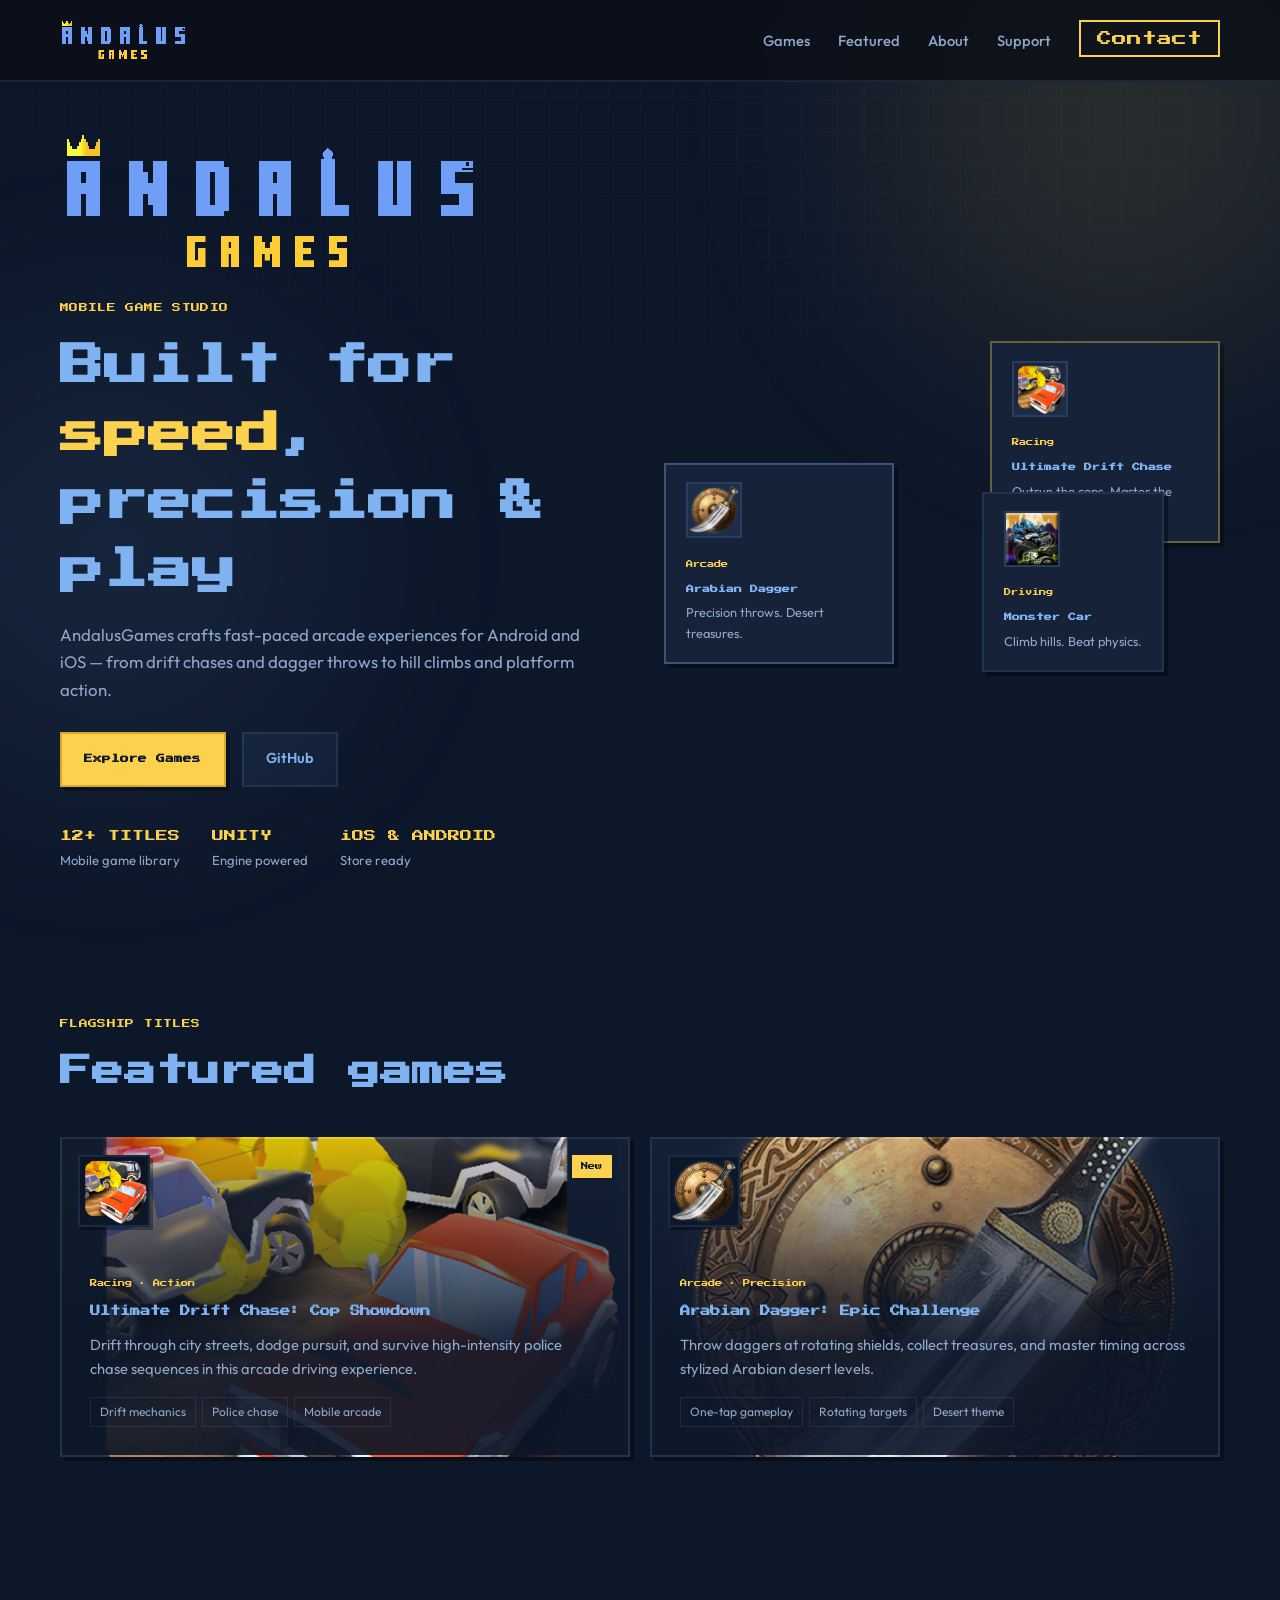
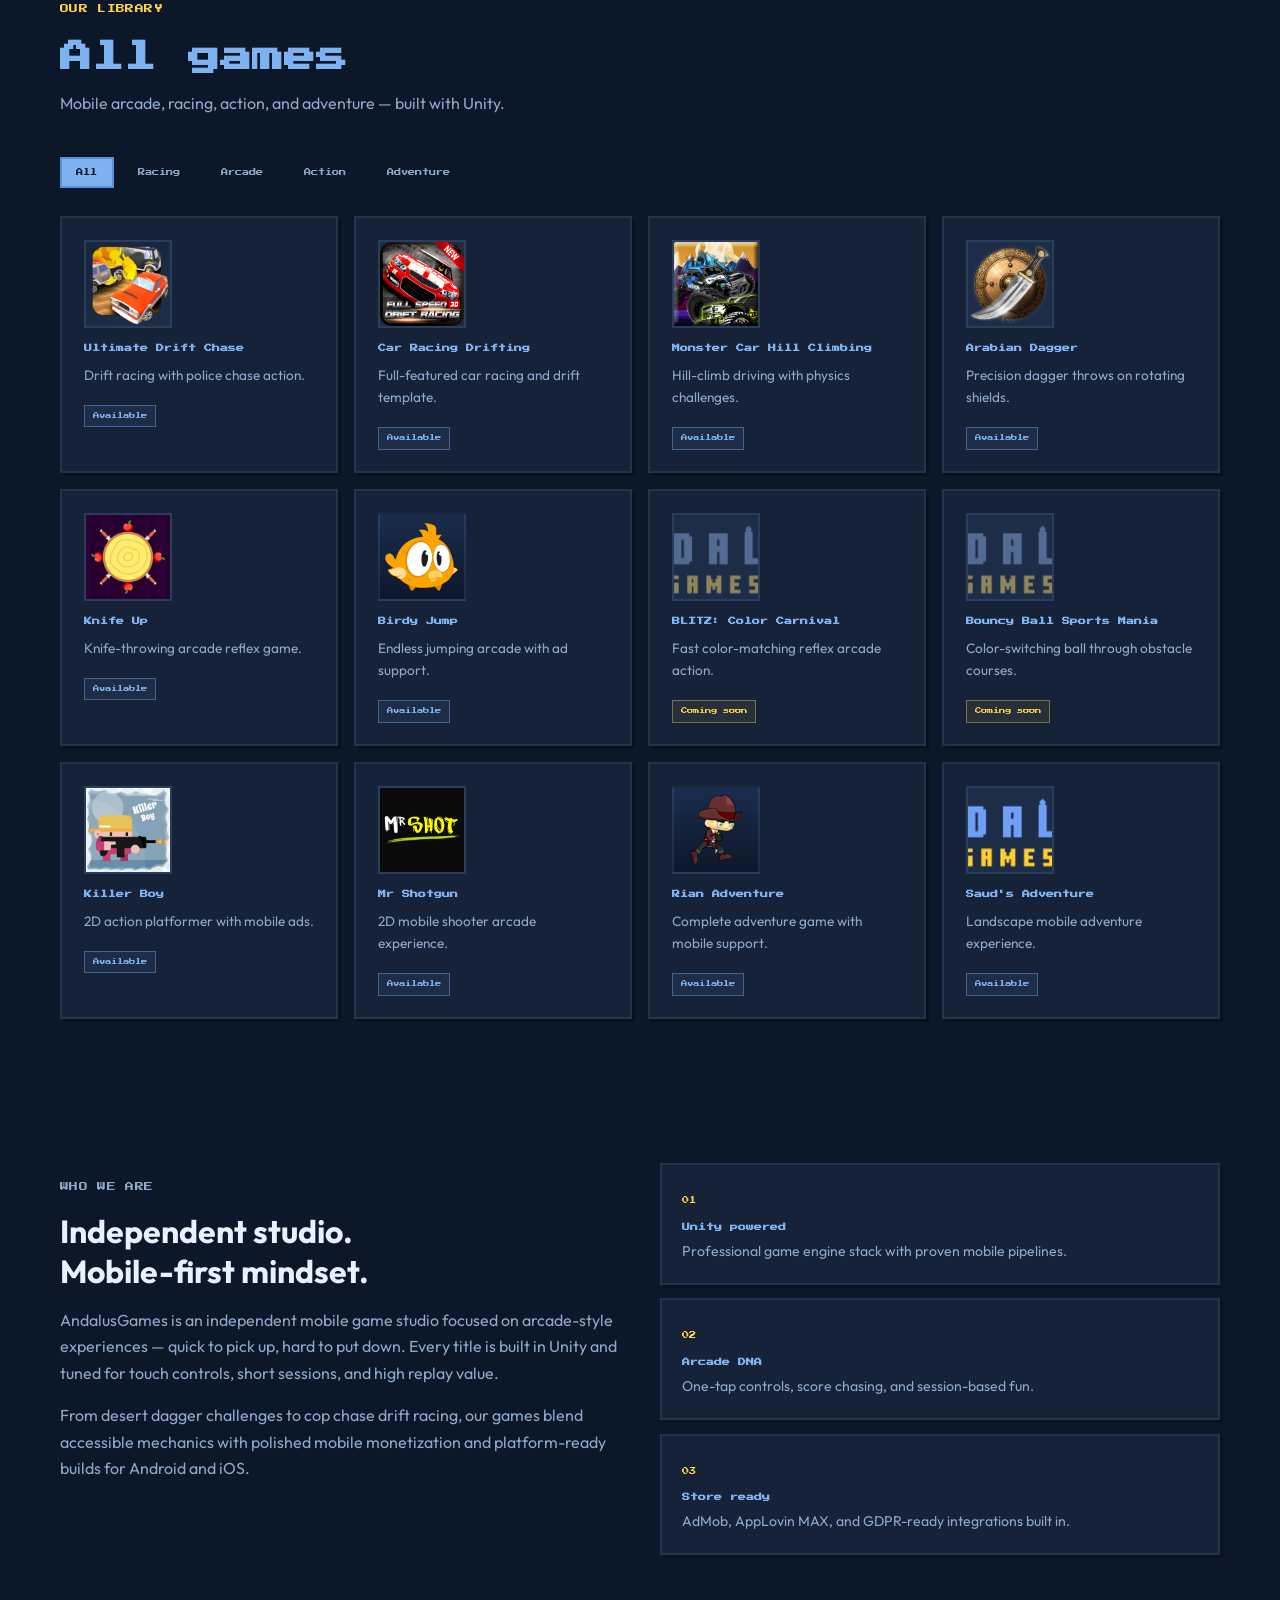
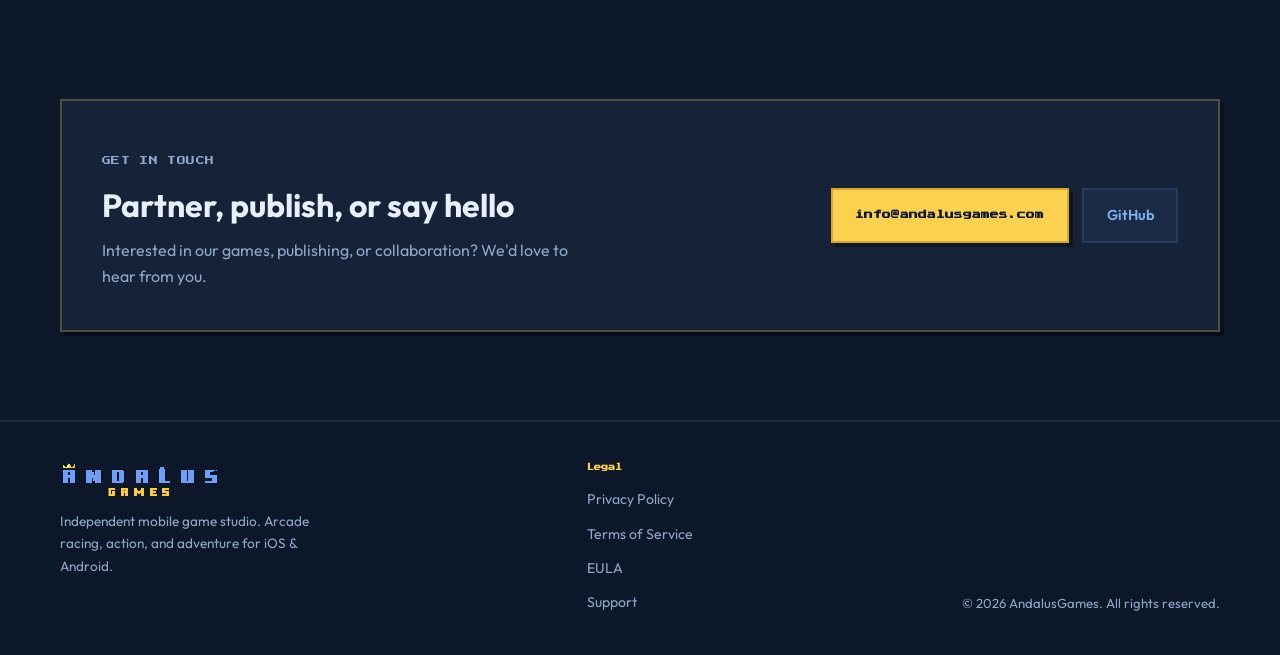
<file: index.html>
<!DOCTYPE html>
<html lang="en">
<head>
  <meta charset="UTF-8" />
  <meta name="viewport" content="width=device-width, initial-scale=1.0" />
  <meta name="description" content="AndalusGames — mobile arcade and action games. Drift racing, Arabian dagger challenges, hill climbing, shooters, and more for Android and iOS." />
  <meta name="theme-color" content="#0d172a" />
  <meta property="og:title" content="AndalusGames — Mobile Game Studio" />
  <meta property="og:description" content="Fast-paced mobile arcade games built with Unity. Play. Drift. Conquer." />
  <meta property="og:url" content="https://andalusgames.com/" />
  <meta property="og:image" content="https://andalusgames.com/assets/logo.png" />
  <meta property="og:type" content="website" />
  <title>AndalusGames — Mobile Game Studio</title>
  <link rel="preconnect" href="https://fonts.googleapis.com" />
  <link rel="preconnect" href="https://fonts.gstatic.com" crossorigin />
  <link href="https://fonts.googleapis.com/css2?family=Outfit:wght@400;500;600;700&family=Press+Start+2P&display=swap" rel="stylesheet" />
  <link rel="stylesheet" href="css/style.css?v=2" />
  <link rel="icon" type="image/png" href="assets/favicon-32.png" />
  <link rel="apple-touch-icon" href="assets/apple-touch-icon.png" />
</head>
<body>
  <div class="bg-grid" aria-hidden="true"></div>
  <div class="bg-glow bg-glow--gold" aria-hidden="true"></div>
  <div class="bg-glow bg-glow--blue" aria-hidden="true"></div>

  <header class="header" id="top">
    <nav class="nav container">
      <a class="logo" href="index.html" aria-label="AndalusGames home">
        <img src="assets/logo.png" alt="AndalusGames" width="200" height="70" />
      </a>
      <button class="nav__toggle" id="navToggle" aria-label="Open menu" aria-expanded="false">
        <span></span><span></span><span></span>
      </button>
      <ul class="nav__links" id="navLinks">
        <li><a href="#games">Games</a></li>
        <li><a href="#featured">Featured</a></li>
        <li><a href="#about">About</a></li>
        <li><a href="support.html">Support</a></li>
        <li><a href="#contact" class="nav__cta">Contact</a></li>
      </ul>
    </nav>
  </header>

  <main>
    <section class="hero container">
      <div class="hero__content">
        <img class="hero__logo" src="assets/logo.png" alt="AndalusGames logo" width="420" height="146" />
        <p class="eyebrow">Mobile Game Studio</p>
        <h1>Built for <span class="gradient-text">speed</span>, precision &amp; play</h1>
        <p class="hero__lead">
          AndalusGames crafts fast-paced arcade experiences for Android and iOS —
          from drift chases and dagger throws to hill climbs and platform action.
        </p>
        <div class="hero__actions">
          <a href="#games" class="btn btn--primary">Explore Games</a>
          <a href="https://github.com/AndalusGames" class="btn btn--ghost" target="_blank" rel="noopener noreferrer">GitHub</a>
        </div>
        <dl class="hero__stats">
          <div><dt>12+ TITLES</dt><dd>Mobile game library</dd></div>
          <div><dt>UNITY</dt><dd>Engine powered</dd></div>
          <div><dt>iOS &amp; ANDROID</dt><dd>Store ready</dd></div>
        </dl>
      </div>
      <div class="hero__visual" aria-hidden="true">
        <div class="hero-card hero-card--drift">
          <img src="assets/games/ultimate-drift-chase.png" alt="" class="hero-card__thumb" />
          <span class="hero-card__tag">Racing</span>
          <h3>Ultimate Drift Chase</h3>
          <p>Outrun the cops. Master the drift.</p>
        </div>
        <div class="hero-card hero-card--dagger">
          <img src="assets/games/arabian-dagger.png" alt="" class="hero-card__thumb" />
          <span class="hero-card__tag">Arcade</span>
          <h3>Arabian Dagger</h3>
          <p>Precision throws. Desert treasures.</p>
        </div>
        <div class="hero-card hero-card--hill">
          <img src="assets/games/monster-car-hill-climbing.png" alt="" class="hero-card__thumb" />
          <span class="hero-card__tag">Driving</span>
          <h3>Monster Car</h3>
          <p>Climb hills. Beat physics.</p>
        </div>
      </div>
    </section>

    <section class="featured section" id="featured">
      <div class="container">
        <div class="section__head">
          <p class="eyebrow">Flagship titles</p>
          <h2>Featured games</h2>
        </div>
        <div class="featured__grid">
          <article class="game-card game-card--drift" style="background-image: linear-gradient(180deg, rgba(13,23,42,0.15) 0%, rgba(13,23,42,0.92) 65%), url('assets/banners/ultimate-drift-chase.jpg');">
            <div class="game-card__badge">New</div>
            <img src="assets/games/ultimate-drift-chase.png" alt="Ultimate Drift Chase icon" class="game-card__icon" />
            <div class="game-card__body">
              <span class="game-card__genre">Racing · Action</span>
              <h3>Ultimate Drift Chase: Cop Showdown</h3>
              <p>Drift through city streets, dodge pursuit, and survive high-intensity police chase sequences in this arcade driving experience.</p>
              <ul class="game-card__tags">
                <li>Drift mechanics</li>
                <li>Police chase</li>
                <li>Mobile arcade</li>
              </ul>
            </div>
          </article>
          <article class="game-card game-card--dagger" style="background-image: linear-gradient(180deg, rgba(13,23,42,0.15) 0%, rgba(13,23,42,0.92) 65%), url('assets/banners/arabian-dagger.jpg');">
            <img src="assets/games/arabian-dagger.png" alt="Arabian Dagger icon" class="game-card__icon" />
            <div class="game-card__body">
              <span class="game-card__genre">Arcade · Precision</span>
              <h3>Arabian Dagger: Epic Challenge</h3>
              <p>Throw daggers at rotating shields, collect treasures, and master timing across stylized Arabian desert levels.</p>
              <ul class="game-card__tags">
                <li>One-tap gameplay</li>
                <li>Rotating targets</li>
                <li>Desert theme</li>
              </ul>
            </div>
          </article>
        </div>
      </div>
    </section>

    <section class="games section" id="games">
      <div class="container">
        <div class="section__head">
          <p class="eyebrow">Our library</p>
          <h2>All games</h2>
          <p class="section__sub">Mobile arcade, racing, action, and adventure — built with Unity.</p>
        </div>
        <div class="filter-bar" role="tablist" aria-label="Filter games by genre">
          <button class="filter-btn is-active" data-filter="all" role="tab" aria-selected="true">All</button>
          <button class="filter-btn" data-filter="racing" role="tab">Racing</button>
          <button class="filter-btn" data-filter="arcade" role="tab">Arcade</button>
          <button class="filter-btn" data-filter="action" role="tab">Action</button>
          <button class="filter-btn" data-filter="adventure" role="tab">Adventure</button>
        </div>
        <div class="games__grid" id="gamesGrid">
          <article class="game-tile" data-genre="racing">
            <div class="game-tile__icon"><img src="assets/games/ultimate-drift-chase.png" alt="Ultimate Drift Chase" loading="lazy" /></div>
            <h3>Ultimate Drift Chase</h3>
            <p>Drift racing with police chase action.</p>
            <span class="status status--live">Available</span>
          </article>
          <article class="game-tile" data-genre="racing">
            <div class="game-tile__icon"><img src="assets/games/car-racing-drifting.png" alt="Car Racing Drifting" loading="lazy" /></div>
            <h3>Car Racing Drifting</h3>
            <p>Full-featured car racing and drift template.</p>
            <span class="status status--live">Available</span>
          </article>
          <article class="game-tile" data-genre="racing">
            <div class="game-tile__icon"><img src="assets/games/monster-car-hill-climbing.png" alt="Monster Car Hill Climbing" loading="lazy" /></div>
            <h3>Monster Car Hill Climbing</h3>
            <p>Hill-climb driving with physics challenges.</p>
            <span class="status status--live">Available</span>
          </article>
          <article class="game-tile" data-genre="arcade">
            <div class="game-tile__icon"><img src="assets/games/arabian-dagger.png" alt="Arabian Dagger" loading="lazy" /></div>
            <h3>Arabian Dagger</h3>
            <p>Precision dagger throws on rotating shields.</p>
            <span class="status status--live">Available</span>
          </article>
          <article class="game-tile" data-genre="arcade">
            <div class="game-tile__icon"><img src="assets/games/knife-up.png" alt="Knife Up" loading="lazy" /></div>
            <h3>Knife Up</h3>
            <p>Knife-throwing arcade reflex game.</p>
            <span class="status status--live">Available</span>
          </article>
          <article class="game-tile" data-genre="arcade">
            <div class="game-tile__icon game-tile__icon--character"><img src="assets/games/birdy-jump.png" alt="Birdy Jump" loading="lazy" /></div>
            <h3>Birdy Jump</h3>
            <p>Endless jumping arcade with ad support.</p>
            <span class="status status--live">Available</span>
          </article>
          <article class="game-tile game-tile--soon" data-genre="arcade">
            <div class="game-tile__icon"><img src="assets/games/blitz-color-carnival.png" alt="BLITZ Color Carnival" loading="lazy" /></div>
            <h3>BLITZ: Color Carnival</h3>
            <p>Fast color-matching reflex arcade action.</p>
            <span class="status status--soon">Coming soon</span>
          </article>
          <article class="game-tile game-tile--soon" data-genre="arcade">
            <div class="game-tile__icon"><img src="assets/games/bouncy-ball-sports-mania.png" alt="Bouncy Ball Sports Mania" loading="lazy" /></div>
            <h3>Bouncy Ball Sports Mania</h3>
            <p>Color-switching ball through obstacle courses.</p>
            <span class="status status--soon">Coming soon</span>
          </article>
          <article class="game-tile" data-genre="action">
            <div class="game-tile__icon"><img src="assets/games/killer-boy.png" alt="Killer Boy" loading="lazy" /></div>
            <h3>Killer Boy</h3>
            <p>2D action platformer with mobile ads.</p>
            <span class="status status--live">Available</span>
          </article>
          <article class="game-tile" data-genre="action">
            <div class="game-tile__icon game-tile__icon--wide"><img src="assets/games/mr-shotgun.png" alt="Mr Shotgun" loading="lazy" /></div>
            <h3>Mr Shotgun</h3>
            <p>2D mobile shooter arcade experience.</p>
            <span class="status status--live">Available</span>
          </article>
          <article class="game-tile" data-genre="adventure">
            <div class="game-tile__icon game-tile__icon--character"><img src="assets/games/rian-adventure.png" alt="Rian Adventure" loading="lazy" /></div>
            <h3>Rian Adventure</h3>
            <p>Complete adventure game with mobile support.</p>
            <span class="status status--live">Available</span>
          </article>
          <article class="game-tile" data-genre="adventure">
            <div class="game-tile__icon"><img src="assets/games/sauds-adventure.png" alt="Saud's Adventure" loading="lazy" /></div>
            <h3>Saud's Adventure</h3>
            <p>Landscape mobile adventure experience.</p>
            <span class="status status--live">Available</span>
          </article>
        </div>
      </div>
    </section>

    <section class="about section" id="about">
      <div class="container about__grid">
        <div class="about__text">
          <p class="eyebrow">Who we are</p>
          <h2>Independent studio.<br />Mobile-first mindset.</h2>
          <p>
            AndalusGames is an independent mobile game studio focused on arcade-style experiences —
            quick to pick up, hard to put down. Every title is built in Unity and tuned for touch controls,
            short sessions, and high replay value.
          </p>
          <p>
            From desert dagger challenges to cop chase drift racing, our games blend accessible mechanics
            with polished mobile monetization and platform-ready builds for Android and iOS.
          </p>
        </div>
        <div class="about__cards">
          <div class="about-card">
            <span class="about-card__num">01</span>
            <h3>Unity powered</h3>
            <p>Professional game engine stack with proven mobile pipelines.</p>
          </div>
          <div class="about-card">
            <span class="about-card__num">02</span>
            <h3>Arcade DNA</h3>
            <p>One-tap controls, score chasing, and session-based fun.</p>
          </div>
          <div class="about-card">
            <span class="about-card__num">03</span>
            <h3>Store ready</h3>
            <p>AdMob, AppLovin MAX, and GDPR-ready integrations built in.</p>
          </div>
        </div>
      </div>
    </section>

    <section class="cta section" id="contact">
      <div class="container cta__box">
        <div>
          <p class="eyebrow">Get in touch</p>
          <h2>Partner, publish, or say hello</h2>
          <p>Interested in our games, publishing, or collaboration? We'd love to hear from you.</p>
        </div>
        <div class="cta__actions">
          <a href="mailto:info@andalusgames.com" class="btn btn--primary">info@andalusgames.com</a>
          <a href="https://github.com/AndalusGames" class="btn btn--ghost" target="_blank" rel="noopener noreferrer">GitHub</a>
        </div>
      </div>
    </section>
  </main>

  <footer class="footer">
    <div class="container footer__inner">
      <div class="footer__brand">
        <a href="index.html"><img src="assets/logo.png" alt="AndalusGames" width="160" height="56" /></a>
        <p>Independent mobile game studio. Arcade racing, action, and adventure for iOS &amp; Android.</p>
      </div>
      <div class="footer__legal">
        <h4>Legal</h4>
        <ul>
          <li><a href="privacy-policy.html">Privacy Policy</a></li>
          <li><a href="terms-of-service.html">Terms of Service</a></li>
          <li><a href="eula.html">EULA</a></li>
          <li><a href="support.html">Support</a></li>
        </ul>
      </div>
      <p class="footer__copy">&copy; <span id="year"></span> AndalusGames. All rights reserved.</p>
    </div>
  </footer>

  <script src="js/main.js?v=2"></script>
</body>
</html>
</file>
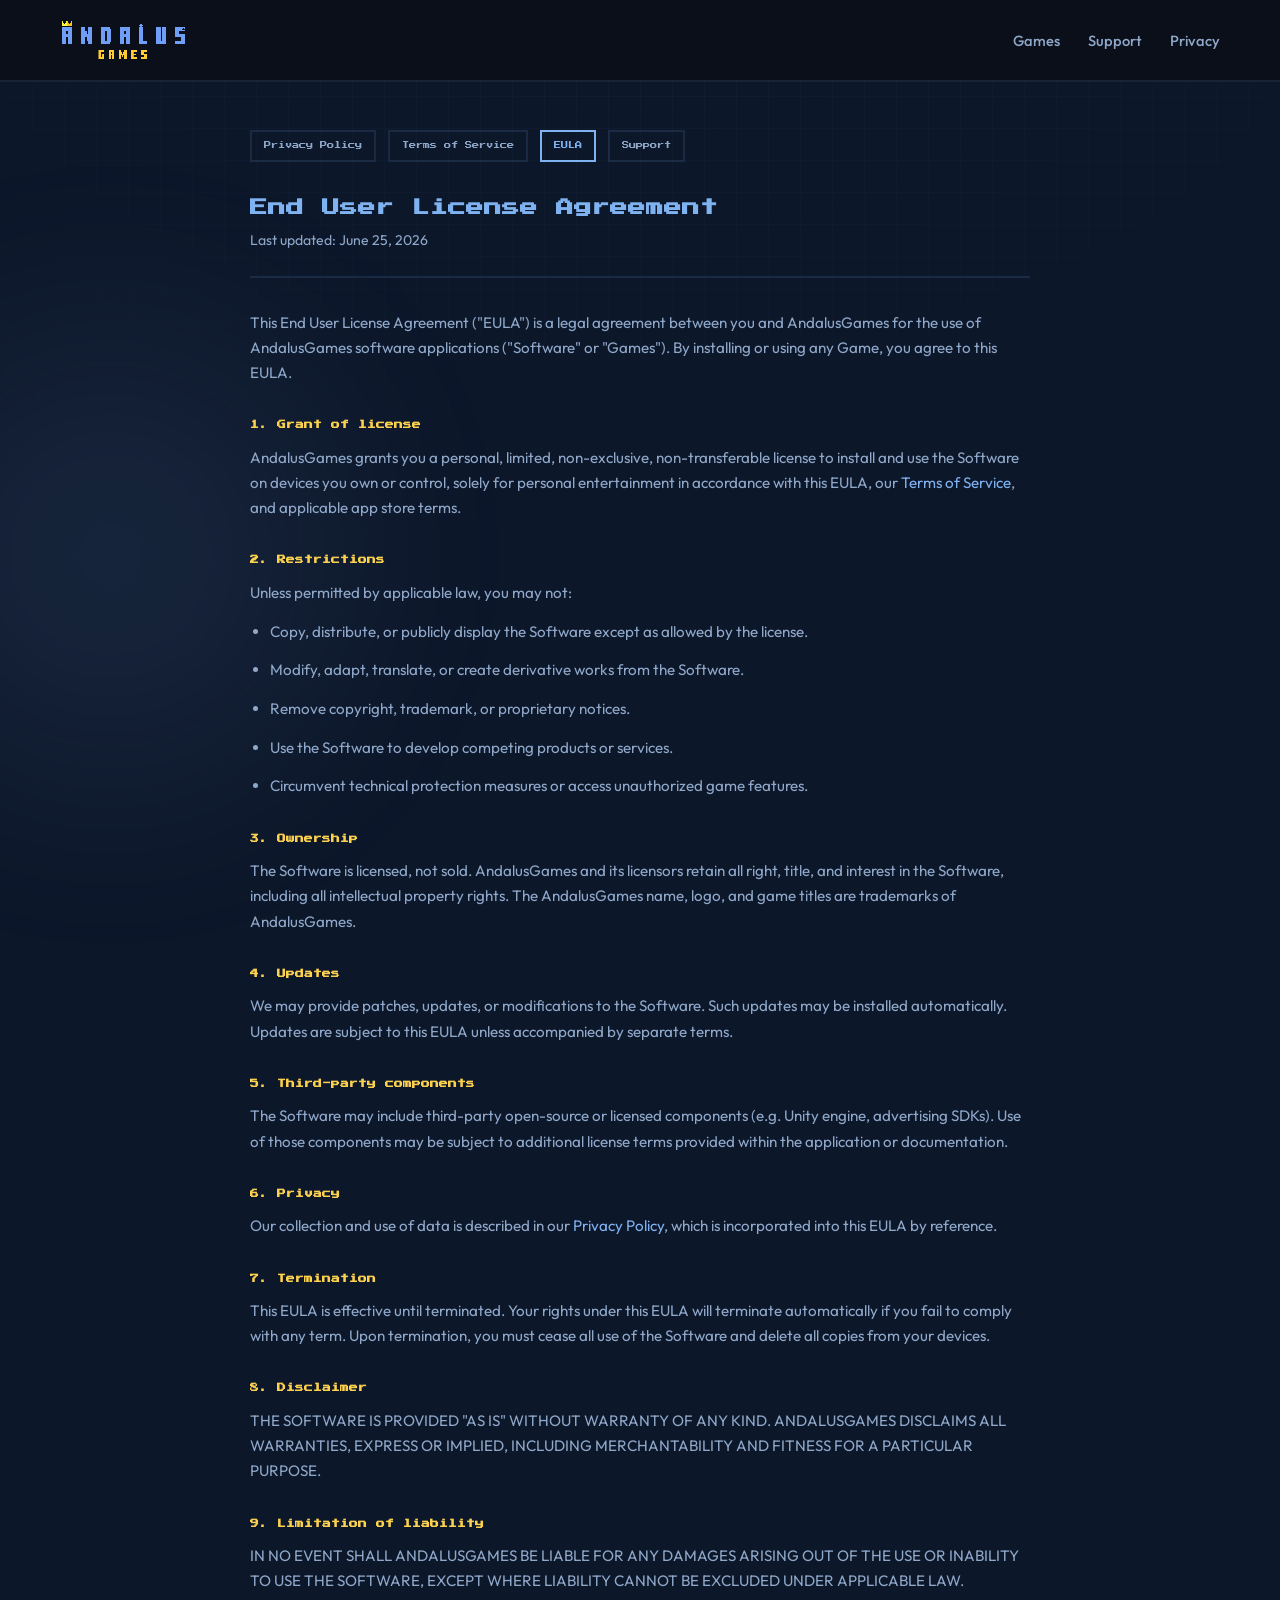
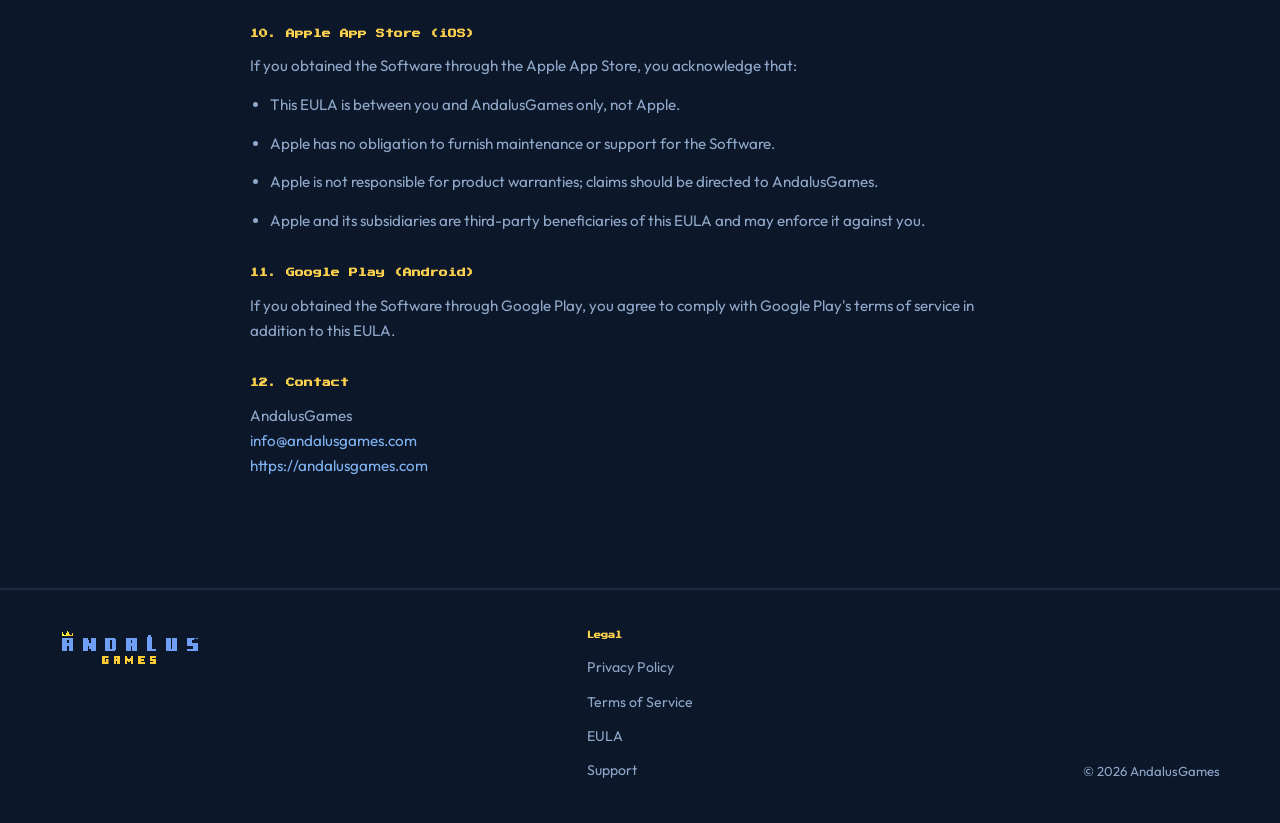
<file: eula.html>
<!DOCTYPE html>
<html lang="en">
<head>
  <meta charset="UTF-8" />
  <meta name="viewport" content="width=device-width, initial-scale=1.0" />
  <meta name="description" content="AndalusGames End User License Agreement (EULA) for mobile games." />
  <meta name="theme-color" content="#0d172a" />
  <title>EULA — AndalusGames</title>
  <link rel="preconnect" href="https://fonts.googleapis.com" />
  <link rel="preconnect" href="https://fonts.gstatic.com" crossorigin />
  <link href="https://fonts.googleapis.com/css2?family=Outfit:wght@400;500;600;700&family=Press+Start+2P&display=swap" rel="stylesheet" />
  <link rel="stylesheet" href="css/style.css?v=2" />
  <link rel="icon" type="image/png" href="assets/favicon-32.png" />
</head>
<body>
  <div class="bg-grid" aria-hidden="true"></div>
  <div class="bg-glow bg-glow--blue" aria-hidden="true"></div>

  <header class="header">
    <nav class="nav container">
      <a class="logo" href="index.html"><img src="assets/logo.png" alt="AndalusGames" width="180" height="63" /></a>
      <button class="nav__toggle" id="navToggle" aria-label="Open menu" aria-expanded="false"><span></span><span></span><span></span></button>
      <ul class="nav__links" id="navLinks">
        <li><a href="index.html#games">Games</a></li>
        <li><a href="support.html">Support</a></li>
        <li><a href="privacy-policy.html">Privacy</a></li>
      </ul>
    </nav>
  </header>

  <main class="container legal-page">
    <nav class="legal-nav" aria-label="Legal documents">
      <a href="privacy-policy.html">Privacy Policy</a>
      <a href="terms-of-service.html">Terms of Service</a>
      <a href="eula.html" class="is-current">EULA</a>
      <a href="support.html">Support</a>
    </nav>

    <h1>End User License Agreement</h1>
    <p class="legal-updated">Last updated: June 25, 2026</p>

    <p>This End User License Agreement ("EULA") is a legal agreement between you and AndalusGames for the use of AndalusGames software applications ("Software" or "Games"). By installing or using any Game, you agree to this EULA.</p>

    <h2>1. Grant of license</h2>
    <p>AndalusGames grants you a personal, limited, non-exclusive, non-transferable license to install and use the Software on devices you own or control, solely for personal entertainment in accordance with this EULA, our <a href="terms-of-service.html">Terms of Service</a>, and applicable app store terms.</p>

    <h2>2. Restrictions</h2>
    <p>Unless permitted by applicable law, you may not:</p>
    <ul>
      <li>Copy, distribute, or publicly display the Software except as allowed by the license.</li>
      <li>Modify, adapt, translate, or create derivative works from the Software.</li>
      <li>Remove copyright, trademark, or proprietary notices.</li>
      <li>Use the Software to develop competing products or services.</li>
      <li>Circumvent technical protection measures or access unauthorized game features.</li>
    </ul>

    <h2>3. Ownership</h2>
    <p>The Software is licensed, not sold. AndalusGames and its licensors retain all right, title, and interest in the Software, including all intellectual property rights. The AndalusGames name, logo, and game titles are trademarks of AndalusGames.</p>

    <h2>4. Updates</h2>
    <p>We may provide patches, updates, or modifications to the Software. Such updates may be installed automatically. Updates are subject to this EULA unless accompanied by separate terms.</p>

    <h2>5. Third-party components</h2>
    <p>The Software may include third-party open-source or licensed components (e.g. Unity engine, advertising SDKs). Use of those components may be subject to additional license terms provided within the application or documentation.</p>

    <h2>6. Privacy</h2>
    <p>Our collection and use of data is described in our <a href="privacy-policy.html">Privacy Policy</a>, which is incorporated into this EULA by reference.</p>

    <h2>7. Termination</h2>
    <p>This EULA is effective until terminated. Your rights under this EULA will terminate automatically if you fail to comply with any term. Upon termination, you must cease all use of the Software and delete all copies from your devices.</p>

    <h2>8. Disclaimer</h2>
    <p>THE SOFTWARE IS PROVIDED "AS IS" WITHOUT WARRANTY OF ANY KIND. ANDALUSGAMES DISCLAIMS ALL WARRANTIES, EXPRESS OR IMPLIED, INCLUDING MERCHANTABILITY AND FITNESS FOR A PARTICULAR PURPOSE.</p>

    <h2>9. Limitation of liability</h2>
    <p>IN NO EVENT SHALL ANDALUSGAMES BE LIABLE FOR ANY DAMAGES ARISING OUT OF THE USE OR INABILITY TO USE THE SOFTWARE, EXCEPT WHERE LIABILITY CANNOT BE EXCLUDED UNDER APPLICABLE LAW.</p>

    <h2>10. Apple App Store (iOS)</h2>
    <p>If you obtained the Software through the Apple App Store, you acknowledge that:</p>
    <ul>
      <li>This EULA is between you and AndalusGames only, not Apple.</li>
      <li>Apple has no obligation to furnish maintenance or support for the Software.</li>
      <li>Apple is not responsible for product warranties; claims should be directed to AndalusGames.</li>
      <li>Apple and its subsidiaries are third-party beneficiaries of this EULA and may enforce it against you.</li>
    </ul>

    <h2>11. Google Play (Android)</h2>
    <p>If you obtained the Software through Google Play, you agree to comply with Google Play's terms of service in addition to this EULA.</p>

    <h2>12. Contact</h2>
    <p>
      AndalusGames<br />
      <a href="mailto:info@andalusgames.com">info@andalusgames.com</a><br />
      <a href="https://andalusgames.com">https://andalusgames.com</a>
    </p>
  </main>

  <footer class="footer">
    <div class="container footer__inner">
      <div class="footer__brand">
        <a href="index.html"><img src="assets/logo.png" alt="AndalusGames" width="140" height="49" /></a>
      </div>
      <div class="footer__legal">
        <h4>Legal</h4>
        <ul>
          <li><a href="privacy-policy.html">Privacy Policy</a></li>
          <li><a href="terms-of-service.html">Terms of Service</a></li>
          <li><a href="eula.html">EULA</a></li>
          <li><a href="support.html">Support</a></li>
        </ul>
      </div>
      <p class="footer__copy">&copy; <span id="year"></span> AndalusGames</p>
    </div>
  </footer>
  <script src="js/main.js?v=2"></script>
</body>
</html>
</file>
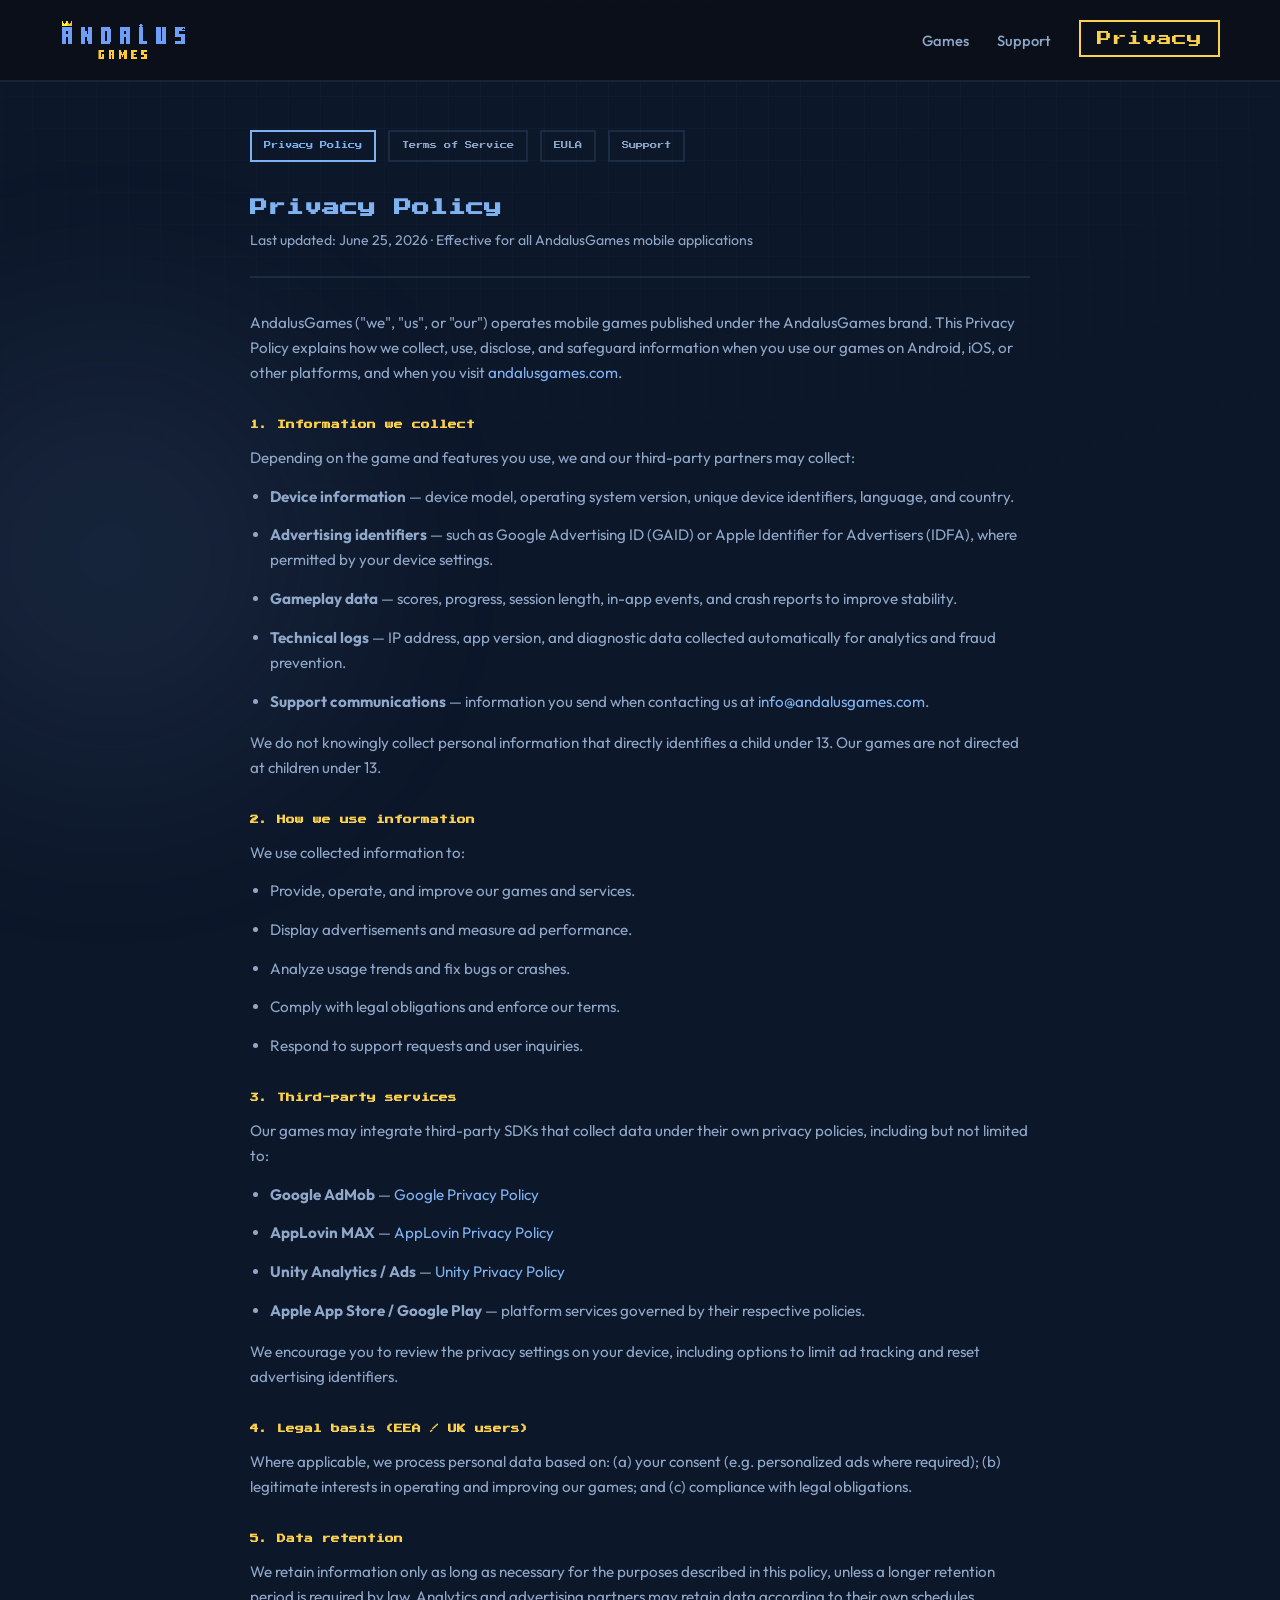
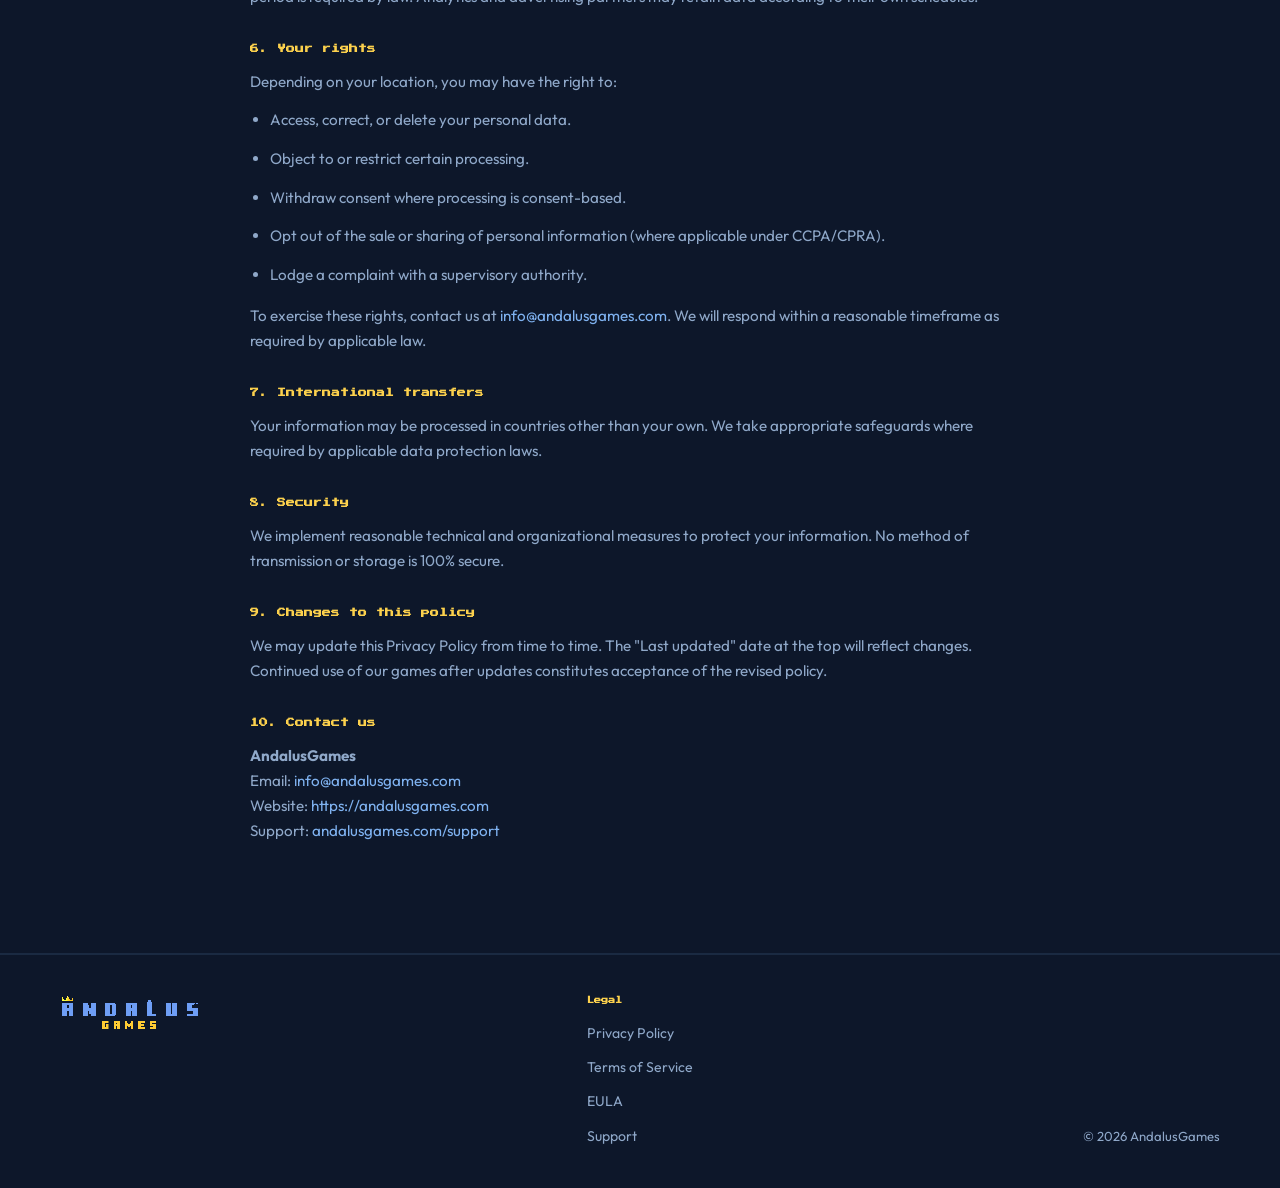
<file: privacy-policy.html>
<!DOCTYPE html>
<html lang="en">
<head>
  <meta charset="UTF-8" />
  <meta name="viewport" content="width=device-width, initial-scale=1.0" />
  <meta name="description" content="AndalusGames Privacy Policy — how we collect, use, and protect your data in our mobile games." />
  <meta name="theme-color" content="#0d172a" />
  <title>Privacy Policy — AndalusGames</title>
  <link rel="preconnect" href="https://fonts.googleapis.com" />
  <link rel="preconnect" href="https://fonts.gstatic.com" crossorigin />
  <link href="https://fonts.googleapis.com/css2?family=Outfit:wght@400;500;600;700&family=Press+Start+2P&display=swap" rel="stylesheet" />
  <link rel="stylesheet" href="css/style.css?v=2" />
  <link rel="icon" type="image/png" href="assets/favicon-32.png" />
</head>
<body>
  <div class="bg-grid" aria-hidden="true"></div>
  <div class="bg-glow bg-glow--blue" aria-hidden="true"></div>

  <header class="header">
    <nav class="nav container">
      <a class="logo" href="index.html"><img src="assets/logo.png" alt="AndalusGames" width="180" height="63" /></a>
      <button class="nav__toggle" id="navToggle" aria-label="Open menu" aria-expanded="false"><span></span><span></span><span></span></button>
      <ul class="nav__links" id="navLinks">
        <li><a href="index.html#games">Games</a></li>
        <li><a href="support.html">Support</a></li>
        <li><a href="privacy-policy.html" class="nav__cta">Privacy</a></li>
      </ul>
    </nav>
  </header>

  <main class="container legal-page">
    <nav class="legal-nav" aria-label="Legal documents">
      <a href="privacy-policy.html" class="is-current">Privacy Policy</a>
      <a href="terms-of-service.html">Terms of Service</a>
      <a href="eula.html">EULA</a>
      <a href="support.html">Support</a>
    </nav>

    <h1>Privacy Policy</h1>
    <p class="legal-updated">Last updated: June 25, 2026 · Effective for all AndalusGames mobile applications</p>

    <p>AndalusGames ("we", "us", or "our") operates mobile games published under the AndalusGames brand. This Privacy Policy explains how we collect, use, disclose, and safeguard information when you use our games on Android, iOS, or other platforms, and when you visit <a href="https://andalusgames.com">andalusgames.com</a>.</p>

    <h2>1. Information we collect</h2>
    <p>Depending on the game and features you use, we and our third-party partners may collect:</p>
    <ul>
      <li><strong>Device information</strong> — device model, operating system version, unique device identifiers, language, and country.</li>
      <li><strong>Advertising identifiers</strong> — such as Google Advertising ID (GAID) or Apple Identifier for Advertisers (IDFA), where permitted by your device settings.</li>
      <li><strong>Gameplay data</strong> — scores, progress, session length, in-app events, and crash reports to improve stability.</li>
      <li><strong>Technical logs</strong> — IP address, app version, and diagnostic data collected automatically for analytics and fraud prevention.</li>
      <li><strong>Support communications</strong> — information you send when contacting us at <a href="mailto:info@andalusgames.com">info@andalusgames.com</a>.</li>
    </ul>
    <p>We do not knowingly collect personal information that directly identifies a child under 13. Our games are not directed at children under 13.</p>

    <h2>2. How we use information</h2>
    <p>We use collected information to:</p>
    <ul>
      <li>Provide, operate, and improve our games and services.</li>
      <li>Display advertisements and measure ad performance.</li>
      <li>Analyze usage trends and fix bugs or crashes.</li>
      <li>Comply with legal obligations and enforce our terms.</li>
      <li>Respond to support requests and user inquiries.</li>
    </ul>

    <h2>3. Third-party services</h2>
    <p>Our games may integrate third-party SDKs that collect data under their own privacy policies, including but not limited to:</p>
    <ul>
      <li><strong>Google AdMob</strong> — <a href="https://policies.google.com/privacy" target="_blank" rel="noopener noreferrer">Google Privacy Policy</a></li>
      <li><strong>AppLovin MAX</strong> — <a href="https://www.applovin.com/privacy/" target="_blank" rel="noopener noreferrer">AppLovin Privacy Policy</a></li>
      <li><strong>Unity Analytics / Ads</strong> — <a href="https://unity.com/legal/privacy-policy" target="_blank" rel="noopener noreferrer">Unity Privacy Policy</a></li>
      <li><strong>Apple App Store / Google Play</strong> — platform services governed by their respective policies.</li>
    </ul>
    <p>We encourage you to review the privacy settings on your device, including options to limit ad tracking and reset advertising identifiers.</p>

    <h2>4. Legal basis (EEA / UK users)</h2>
    <p>Where applicable, we process personal data based on: (a) your consent (e.g. personalized ads where required); (b) legitimate interests in operating and improving our games; and (c) compliance with legal obligations.</p>

    <h2>5. Data retention</h2>
    <p>We retain information only as long as necessary for the purposes described in this policy, unless a longer retention period is required by law. Analytics and advertising partners may retain data according to their own schedules.</p>

    <h2>6. Your rights</h2>
    <p>Depending on your location, you may have the right to:</p>
    <ul>
      <li>Access, correct, or delete your personal data.</li>
      <li>Object to or restrict certain processing.</li>
      <li>Withdraw consent where processing is consent-based.</li>
      <li>Opt out of the sale or sharing of personal information (where applicable under CCPA/CPRA).</li>
      <li>Lodge a complaint with a supervisory authority.</li>
    </ul>
    <p>To exercise these rights, contact us at <a href="mailto:info@andalusgames.com">info@andalusgames.com</a>. We will respond within a reasonable timeframe as required by applicable law.</p>

    <h2>7. International transfers</h2>
    <p>Your information may be processed in countries other than your own. We take appropriate safeguards where required by applicable data protection laws.</p>

    <h2>8. Security</h2>
    <p>We implement reasonable technical and organizational measures to protect your information. No method of transmission or storage is 100% secure.</p>

    <h2>9. Changes to this policy</h2>
    <p>We may update this Privacy Policy from time to time. The "Last updated" date at the top will reflect changes. Continued use of our games after updates constitutes acceptance of the revised policy.</p>

    <h2>10. Contact us</h2>
    <p>
      <strong>AndalusGames</strong><br />
      Email: <a href="mailto:info@andalusgames.com">info@andalusgames.com</a><br />
      Website: <a href="https://andalusgames.com">https://andalusgames.com</a><br />
      Support: <a href="support.html">andalusgames.com/support</a>
    </p>
  </main>

  <footer class="footer">
    <div class="container footer__inner">
      <div class="footer__brand">
        <a href="index.html"><img src="assets/logo.png" alt="AndalusGames" width="140" height="49" /></a>
      </div>
      <div class="footer__legal">
        <h4>Legal</h4>
        <ul>
          <li><a href="privacy-policy.html">Privacy Policy</a></li>
          <li><a href="terms-of-service.html">Terms of Service</a></li>
          <li><a href="eula.html">EULA</a></li>
          <li><a href="support.html">Support</a></li>
        </ul>
      </div>
      <p class="footer__copy">&copy; <span id="year"></span> AndalusGames</p>
    </div>
  </footer>
  <script src="js/main.js?v=2"></script>
</body>
</html>
</file>
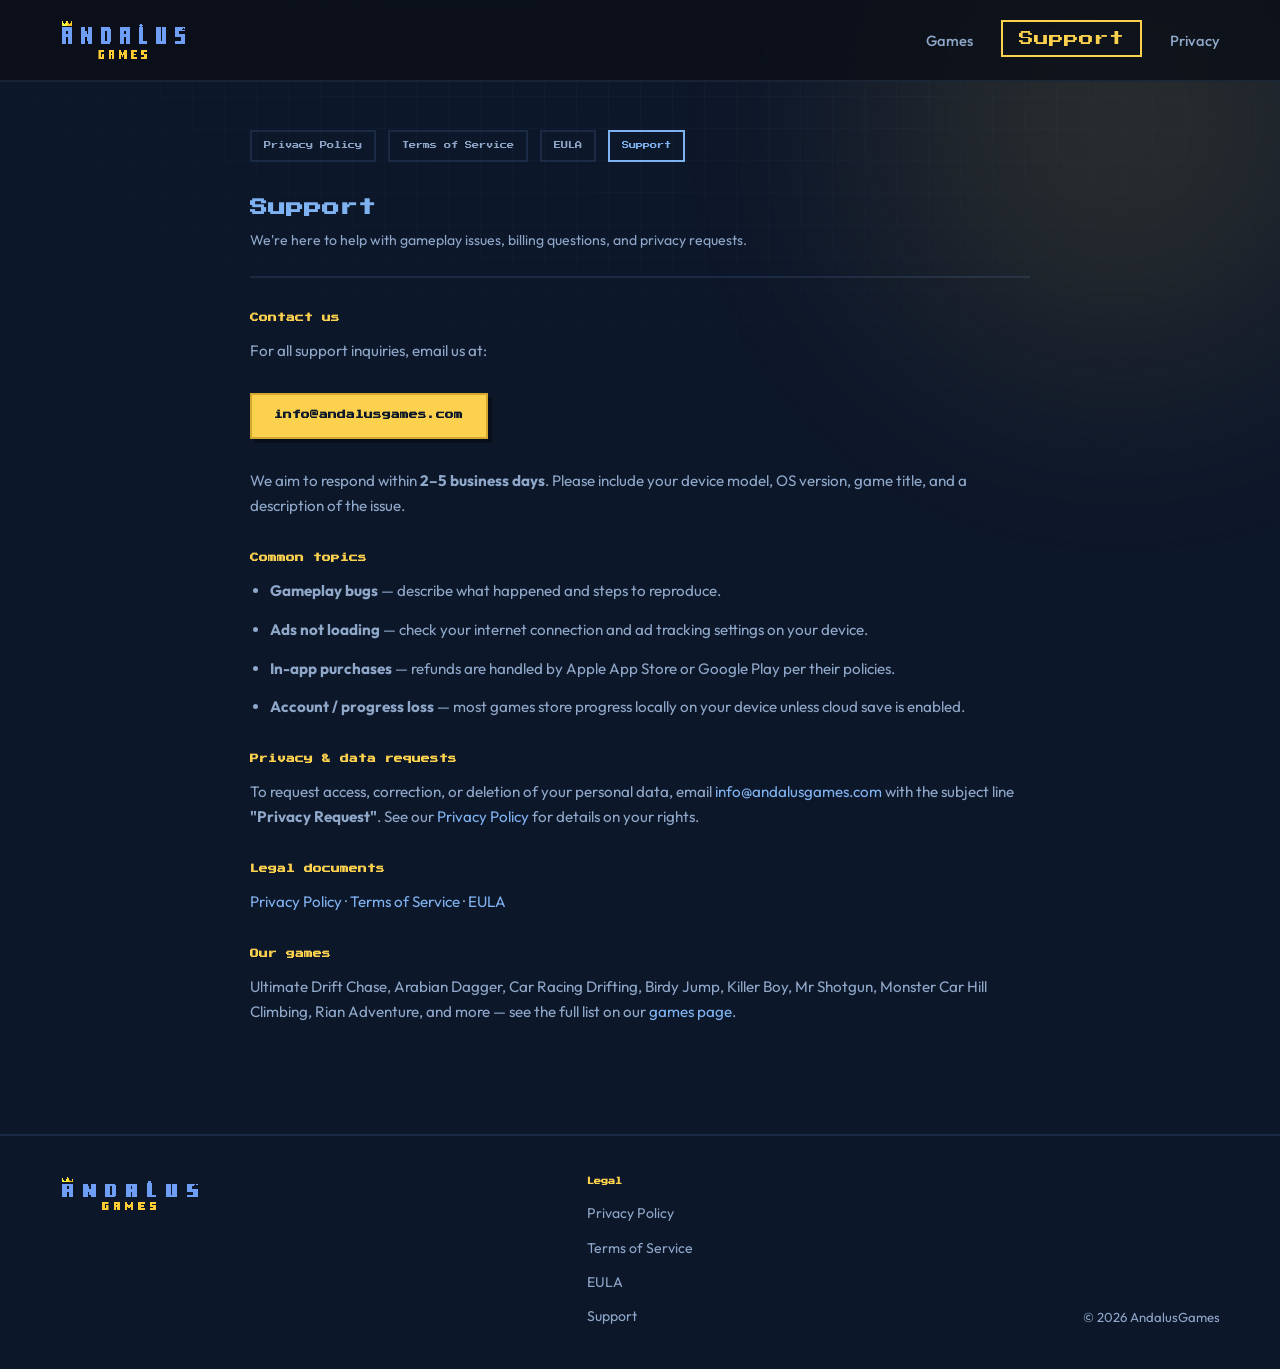
<file: support.html>
<!DOCTYPE html>
<html lang="en">
<head>
  <meta charset="UTF-8" />
  <meta name="viewport" content="width=device-width, initial-scale=1.0" />
  <meta name="description" content="AndalusGames Support — get help with our mobile games, account issues, and data requests." />
  <meta name="theme-color" content="#0d172a" />
  <title>Support — AndalusGames</title>
  <link rel="preconnect" href="https://fonts.googleapis.com" />
  <link rel="preconnect" href="https://fonts.gstatic.com" crossorigin />
  <link href="https://fonts.googleapis.com/css2?family=Outfit:wght@400;500;600;700&family=Press+Start+2P&display=swap" rel="stylesheet" />
  <link rel="stylesheet" href="css/style.css?v=2" />
  <link rel="icon" type="image/png" href="assets/favicon-32.png" />
</head>
<body>
  <div class="bg-grid" aria-hidden="true"></div>
  <div class="bg-glow bg-glow--gold" aria-hidden="true"></div>

  <header class="header">
    <nav class="nav container">
      <a class="logo" href="index.html"><img src="assets/logo.png" alt="AndalusGames" width="180" height="63" /></a>
      <button class="nav__toggle" id="navToggle" aria-label="Open menu" aria-expanded="false"><span></span><span></span><span></span></button>
      <ul class="nav__links" id="navLinks">
        <li><a href="index.html#games">Games</a></li>
        <li><a href="support.html" class="nav__cta">Support</a></li>
        <li><a href="privacy-policy.html">Privacy</a></li>
      </ul>
    </nav>
  </header>

  <main class="container legal-page">
    <nav class="legal-nav" aria-label="Legal documents">
      <a href="privacy-policy.html">Privacy Policy</a>
      <a href="terms-of-service.html">Terms of Service</a>
      <a href="eula.html">EULA</a>
      <a href="support.html" class="is-current">Support</a>
    </nav>

    <h1>Support</h1>
    <p class="legal-updated">We're here to help with gameplay issues, billing questions, and privacy requests.</p>

    <h2>Contact us</h2>
    <p>For all support inquiries, email us at:</p>
    <p><a href="mailto:info@andalusgames.com" class="btn btn--primary" style="margin: 1rem 0;">info@andalusgames.com</a></p>
    <p>We aim to respond within <strong>2–5 business days</strong>. Please include your device model, OS version, game title, and a description of the issue.</p>

    <h2>Common topics</h2>
    <ul>
      <li><strong>Gameplay bugs</strong> — describe what happened and steps to reproduce.</li>
      <li><strong>Ads not loading</strong> — check your internet connection and ad tracking settings on your device.</li>
      <li><strong>In-app purchases</strong> — refunds are handled by Apple App Store or Google Play per their policies.</li>
      <li><strong>Account / progress loss</strong> — most games store progress locally on your device unless cloud save is enabled.</li>
    </ul>

    <h2>Privacy &amp; data requests</h2>
    <p>To request access, correction, or deletion of your personal data, email <a href="mailto:info@andalusgames.com">info@andalusgames.com</a> with the subject line <strong>"Privacy Request"</strong>. See our <a href="privacy-policy.html">Privacy Policy</a> for details on your rights.</p>

    <h2>Legal documents</h2>
    <p>
      <a href="privacy-policy.html">Privacy Policy</a> ·
      <a href="terms-of-service.html">Terms of Service</a> ·
      <a href="eula.html">EULA</a>
    </p>

    <h2>Our games</h2>
    <p>Ultimate Drift Chase, Arabian Dagger, Car Racing Drifting, Birdy Jump, Killer Boy, Mr Shotgun, Monster Car Hill Climbing, Rian Adventure, and more — see the full list on our <a href="index.html#games">games page</a>.</p>
  </main>

  <footer class="footer">
    <div class="container footer__inner">
      <div class="footer__brand">
        <a href="index.html"><img src="assets/logo.png" alt="AndalusGames" width="140" height="49" /></a>
      </div>
      <div class="footer__legal">
        <h4>Legal</h4>
        <ul>
          <li><a href="privacy-policy.html">Privacy Policy</a></li>
          <li><a href="terms-of-service.html">Terms of Service</a></li>
          <li><a href="eula.html">EULA</a></li>
          <li><a href="support.html">Support</a></li>
        </ul>
      </div>
      <p class="footer__copy">&copy; <span id="year"></span> AndalusGames</p>
    </div>
  </footer>
  <script src="js/main.js?v=2"></script>
</body>
</html>
</file>
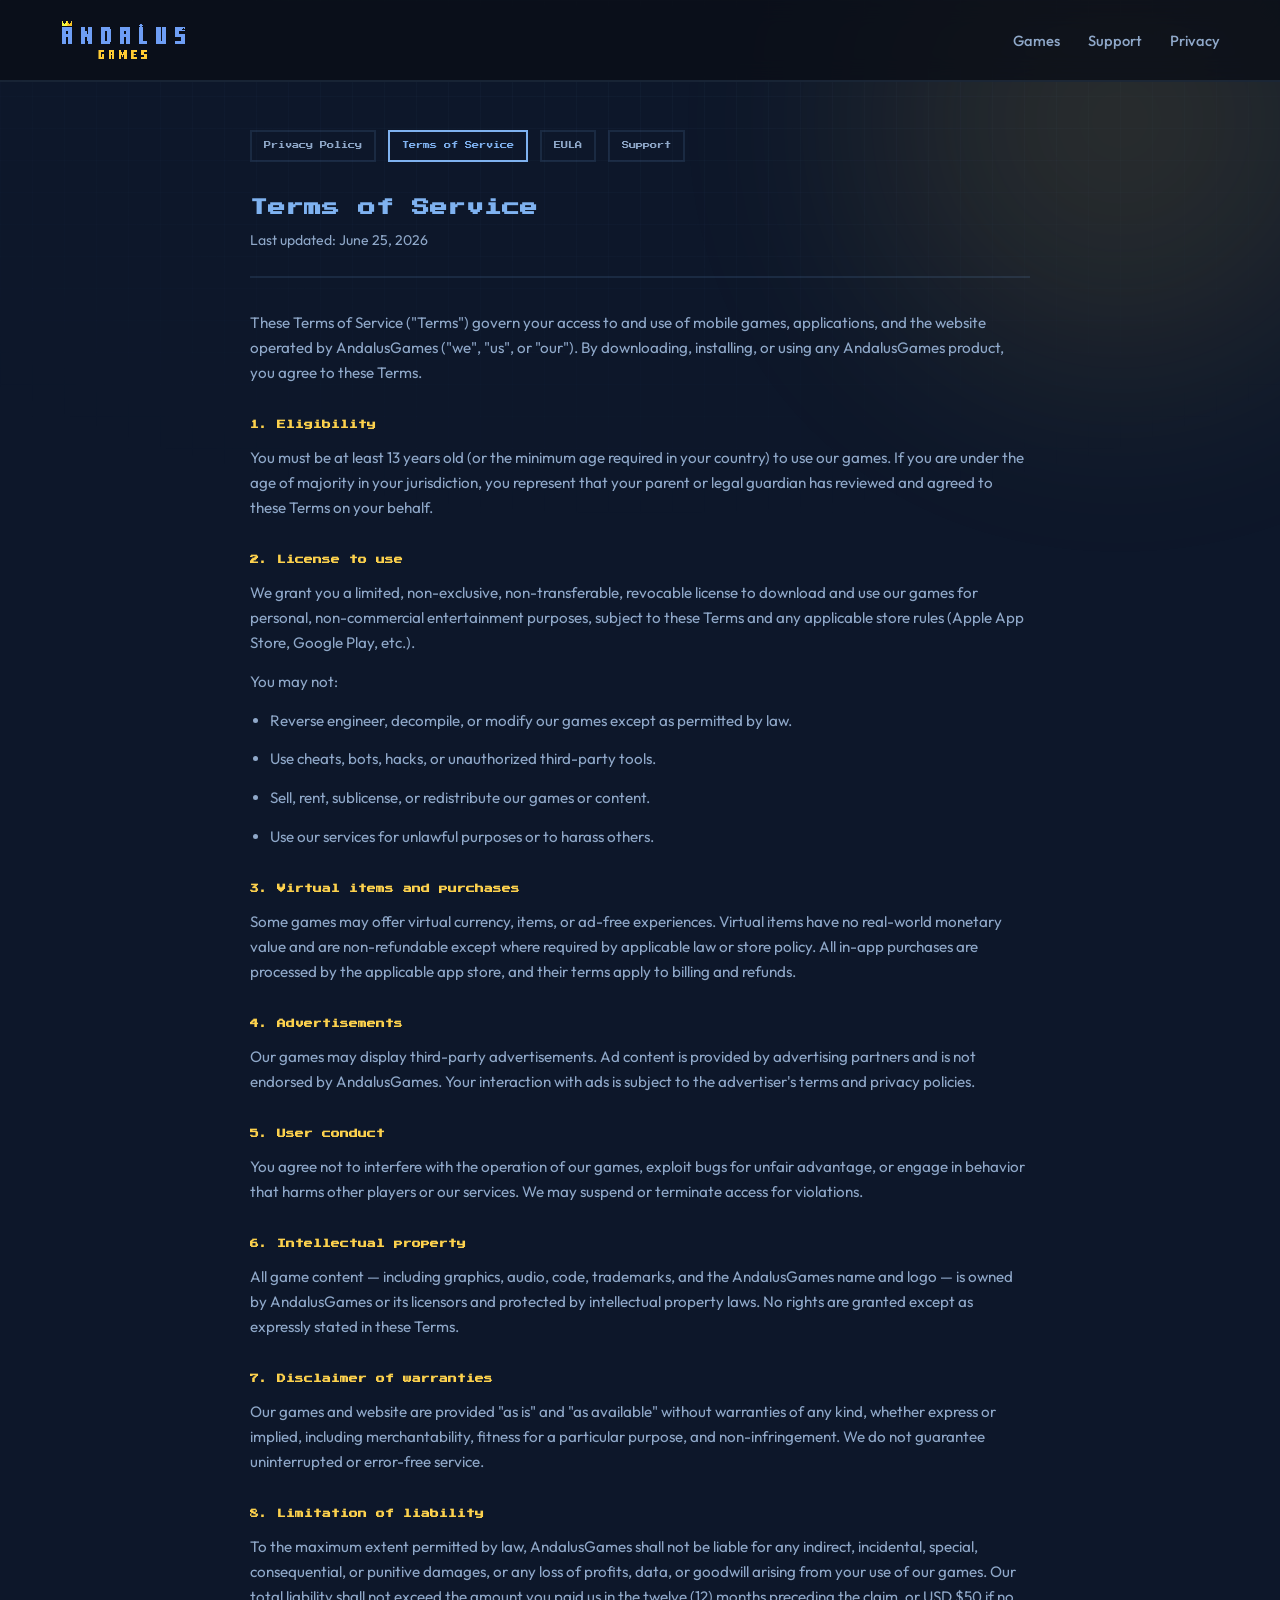
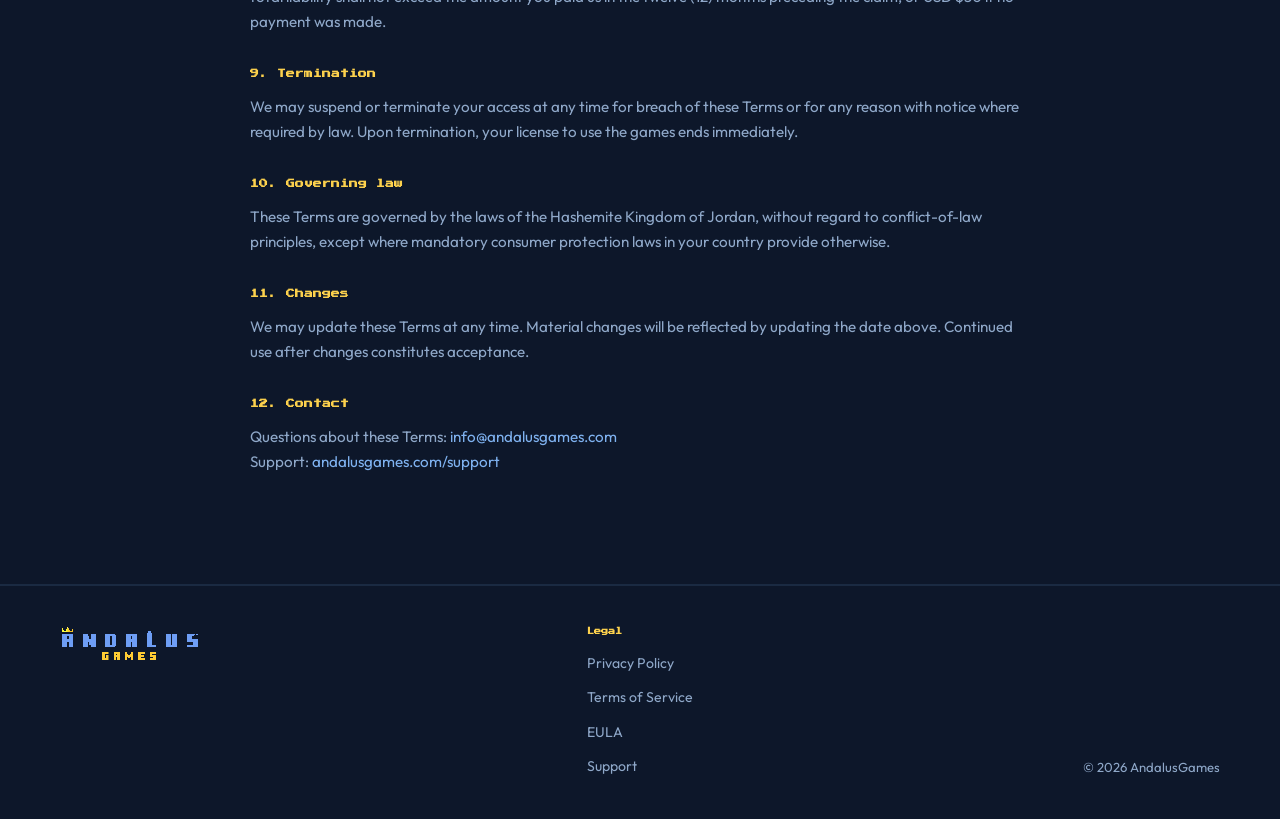
<file: terms-of-service.html>
<!DOCTYPE html>
<html lang="en">
<head>
  <meta charset="UTF-8" />
  <meta name="viewport" content="width=device-width, initial-scale=1.0" />
  <meta name="description" content="AndalusGames Terms of Service — rules and conditions for using our mobile games and website." />
  <meta name="theme-color" content="#0d172a" />
  <title>Terms of Service — AndalusGames</title>
  <link rel="preconnect" href="https://fonts.googleapis.com" />
  <link rel="preconnect" href="https://fonts.gstatic.com" crossorigin />
  <link href="https://fonts.googleapis.com/css2?family=Outfit:wght@400;500;600;700&family=Press+Start+2P&display=swap" rel="stylesheet" />
  <link rel="stylesheet" href="css/style.css?v=2" />
  <link rel="icon" type="image/png" href="assets/favicon-32.png" />
</head>
<body>
  <div class="bg-grid" aria-hidden="true"></div>
  <div class="bg-glow bg-glow--gold" aria-hidden="true"></div>

  <header class="header">
    <nav class="nav container">
      <a class="logo" href="index.html"><img src="assets/logo.png" alt="AndalusGames" width="180" height="63" /></a>
      <button class="nav__toggle" id="navToggle" aria-label="Open menu" aria-expanded="false"><span></span><span></span><span></span></button>
      <ul class="nav__links" id="navLinks">
        <li><a href="index.html#games">Games</a></li>
        <li><a href="support.html">Support</a></li>
        <li><a href="privacy-policy.html">Privacy</a></li>
      </ul>
    </nav>
  </header>

  <main class="container legal-page">
    <nav class="legal-nav" aria-label="Legal documents">
      <a href="privacy-policy.html">Privacy Policy</a>
      <a href="terms-of-service.html" class="is-current">Terms of Service</a>
      <a href="eula.html">EULA</a>
      <a href="support.html">Support</a>
    </nav>

    <h1>Terms of Service</h1>
    <p class="legal-updated">Last updated: June 25, 2026</p>

    <p>These Terms of Service ("Terms") govern your access to and use of mobile games, applications, and the website operated by AndalusGames ("we", "us", or "our"). By downloading, installing, or using any AndalusGames product, you agree to these Terms.</p>

    <h2>1. Eligibility</h2>
    <p>You must be at least 13 years old (or the minimum age required in your country) to use our games. If you are under the age of majority in your jurisdiction, you represent that your parent or legal guardian has reviewed and agreed to these Terms on your behalf.</p>

    <h2>2. License to use</h2>
    <p>We grant you a limited, non-exclusive, non-transferable, revocable license to download and use our games for personal, non-commercial entertainment purposes, subject to these Terms and any applicable store rules (Apple App Store, Google Play, etc.).</p>
    <p>You may not:</p>
    <ul>
      <li>Reverse engineer, decompile, or modify our games except as permitted by law.</li>
      <li>Use cheats, bots, hacks, or unauthorized third-party tools.</li>
      <li>Sell, rent, sublicense, or redistribute our games or content.</li>
      <li>Use our services for unlawful purposes or to harass others.</li>
    </ul>

    <h2>3. Virtual items and purchases</h2>
    <p>Some games may offer virtual currency, items, or ad-free experiences. Virtual items have no real-world monetary value and are non-refundable except where required by applicable law or store policy. All in-app purchases are processed by the applicable app store, and their terms apply to billing and refunds.</p>

    <h2>4. Advertisements</h2>
    <p>Our games may display third-party advertisements. Ad content is provided by advertising partners and is not endorsed by AndalusGames. Your interaction with ads is subject to the advertiser's terms and privacy policies.</p>

    <h2>5. User conduct</h2>
    <p>You agree not to interfere with the operation of our games, exploit bugs for unfair advantage, or engage in behavior that harms other players or our services. We may suspend or terminate access for violations.</p>

    <h2>6. Intellectual property</h2>
    <p>All game content — including graphics, audio, code, trademarks, and the AndalusGames name and logo — is owned by AndalusGames or its licensors and protected by intellectual property laws. No rights are granted except as expressly stated in these Terms.</p>

    <h2>7. Disclaimer of warranties</h2>
    <p>Our games and website are provided "as is" and "as available" without warranties of any kind, whether express or implied, including merchantability, fitness for a particular purpose, and non-infringement. We do not guarantee uninterrupted or error-free service.</p>

    <h2>8. Limitation of liability</h2>
    <p>To the maximum extent permitted by law, AndalusGames shall not be liable for any indirect, incidental, special, consequential, or punitive damages, or any loss of profits, data, or goodwill arising from your use of our games. Our total liability shall not exceed the amount you paid us in the twelve (12) months preceding the claim, or USD $50 if no payment was made.</p>

    <h2>9. Termination</h2>
    <p>We may suspend or terminate your access at any time for breach of these Terms or for any reason with notice where required by law. Upon termination, your license to use the games ends immediately.</p>

    <h2>10. Governing law</h2>
    <p>These Terms are governed by the laws of the Hashemite Kingdom of Jordan, without regard to conflict-of-law principles, except where mandatory consumer protection laws in your country provide otherwise.</p>

    <h2>11. Changes</h2>
    <p>We may update these Terms at any time. Material changes will be reflected by updating the date above. Continued use after changes constitutes acceptance.</p>

    <h2>12. Contact</h2>
    <p>
      Questions about these Terms: <a href="mailto:info@andalusgames.com">info@andalusgames.com</a><br />
      Support: <a href="support.html">andalusgames.com/support</a>
    </p>
  </main>

  <footer class="footer">
    <div class="container footer__inner">
      <div class="footer__brand">
        <a href="index.html"><img src="assets/logo.png" alt="AndalusGames" width="140" height="49" /></a>
      </div>
      <div class="footer__legal">
        <h4>Legal</h4>
        <ul>
          <li><a href="privacy-policy.html">Privacy Policy</a></li>
          <li><a href="terms-of-service.html">Terms of Service</a></li>
          <li><a href="eula.html">EULA</a></li>
          <li><a href="support.html">Support</a></li>
        </ul>
      </div>
      <p class="footer__copy">&copy; <span id="year"></span> AndalusGames</p>
    </div>
  </footer>
  <script src="js/main.js?v=2"></script>
</body>
</html>
</file>
<file: css/style.css>
/* AndalusGames — brand: navy #0d172a, sky blue #7fb2f0, gold #fcd14d */

:root {
  --bg: #0d172a;
  --bg-elevated: #111f35;
  --bg-card: #152238;
  --border: rgba(127, 178, 240, 0.12);
  --text: #e8f0fc;
  --text-muted: #8fa8c9;
  --blue: #7fb2f0;
  --blue-dim: #5a8fd4;
  --gold: #fcd14d;
  --gold-dim: #d4a82e;
  --pixel-shadow: 4px 4px 0 rgba(0, 0, 0, 0.35);
  --radius: 4px;
  --radius-lg: 8px;
  --font: "Outfit", system-ui, sans-serif;
  --font-pixel: "Press Start 2P", monospace;
  --container: 1160px;
  --header-h: 80px;
}

*, *::before, *::after { box-sizing: border-box; margin: 0; padding: 0; }
html { scroll-behavior: smooth; }
body {
  font-family: var(--font);
  background: var(--bg);
  color: var(--text);
  line-height: 1.65;
  overflow-x: hidden;
  -webkit-font-smoothing: antialiased;
}

img { max-width: 100%; display: block; height: auto; }
a { color: var(--blue); text-decoration: none; transition: color 0.2s; }
a:hover { color: var(--gold); }
ul { list-style: none; }
button { font: inherit; cursor: pointer; border: none; background: none; color: inherit; }

.container {
  width: min(100% - 2rem, var(--container));
  margin-inline: auto;
}

.bg-grid {
  position: fixed;
  inset: 0;
  background-image:
    linear-gradient(rgba(127, 178, 240, 0.04) 1px, transparent 1px),
    linear-gradient(90deg, rgba(127, 178, 240, 0.04) 1px, transparent 1px);
  background-size: 32px 32px;
  mask-image: radial-gradient(ellipse 80% 60% at 50% 0%, black, transparent);
  pointer-events: none;
  z-index: 0;
}

.bg-glow {
  position: fixed;
  border-radius: 50%;
  filter: blur(120px);
  pointer-events: none;
  z-index: 0;
}
.bg-glow--gold { width: 480px; height: 480px; background: var(--gold); top: -120px; right: -80px; opacity: 0.12; }
.bg-glow--blue { width: 420px; height: 420px; background: var(--blue); bottom: 15%; left: -100px; opacity: 0.1; }

main, .header, .footer { position: relative; z-index: 1; }

.eyebrow {
  font-family: var(--font-pixel);
  font-size: 0.55rem;
  line-height: 1.8;
  letter-spacing: 0.04em;
  text-transform: uppercase;
  color: var(--gold);
  margin-bottom: 1rem;
}

h1, h2, h3 { line-height: 1.25; font-weight: 700; }
h1 { font-size: clamp(1.6rem, 4vw, 2.75rem); }
h2 { font-size: clamp(1.25rem, 3vw, 2rem); }
h3 { font-size: 1.05rem; }

.hero h1, .section__head h2, .legal-page h1 {
  font-family: var(--font-pixel);
  line-height: 1.55;
  color: var(--blue);
}

.gradient-text {
  color: var(--gold);
}

.section { padding: 4.5rem 0; }
.section__head { margin-bottom: 2.5rem; max-width: 600px; }
.section__sub { color: var(--text-muted); margin-top: 0.5rem; }

/* Header */
.header {
  position: sticky;
  top: 0;
  z-index: 100;
  backdrop-filter: blur(12px);
  background: rgba(13, 23, 42, 0.92);
  border-bottom: 2px solid var(--border);
}

.nav {
  display: flex;
  align-items: center;
  justify-content: space-between;
  height: var(--header-h);
  gap: 1rem;
}

.logo img {
  height: 44px;
  width: auto;
  image-rendering: pixelated;
  image-rendering: crisp-edges;
}

.nav__links {
  display: flex;
  align-items: center;
  gap: 1.75rem;
}

.nav__links a {
  font-size: 0.92rem;
  font-weight: 500;
  color: var(--text-muted);
}
.nav__links a:hover { color: var(--blue); }

.nav__cta {
  padding: 0.55rem 1rem;
  border: 2px solid var(--gold);
  color: var(--gold) !important;
  font-family: var(--font-pixel);
  font-size: 0.5rem;
  line-height: 1.6;
}
.nav__cta:hover { background: rgba(252, 209, 77, 0.1); color: var(--gold) !important; }

.nav__toggle {
  display: none;
  flex-direction: column;
  gap: 5px;
  padding: 4px;
}
.nav__toggle span {
  display: block;
  width: 22px;
  height: 2px;
  background: var(--blue);
}

/* Buttons */
.btn {
  display: inline-flex;
  align-items: center;
  justify-content: center;
  padding: 0.85rem 1.4rem;
  font-weight: 600;
  font-size: 0.9rem;
  border: 2px solid transparent;
  transition: transform 0.15s, box-shadow 0.15s;
}
.btn:hover { transform: translate(-2px, -2px); }

.btn--primary {
  background: var(--gold);
  color: var(--bg);
  border-color: var(--gold-dim);
  box-shadow: var(--pixel-shadow);
  font-family: var(--font-pixel);
  font-size: 0.55rem;
  line-height: 1.7;
}
.btn--primary:hover { color: var(--bg); box-shadow: 6px 6px 0 rgba(0,0,0,0.35); }

.btn--ghost {
  border: 2px solid var(--border);
  color: var(--blue);
  background: rgba(127, 178, 240, 0.06);
}
.btn--ghost:hover { border-color: var(--blue); color: var(--blue); }

/* Hero */
.hero {
  display: grid;
  grid-template-columns: 1fr 1fr;
  gap: 3rem;
  align-items: center;
  min-height: calc(100vh - var(--header-h));
  padding: 3rem 0 4.5rem;
}

.hero__logo {
  max-width: 420px;
  margin-bottom: 1.5rem;
  image-rendering: pixelated;
  image-rendering: crisp-edges;
}

.hero__lead {
  font-size: 1.05rem;
  color: var(--text-muted);
  max-width: 520px;
  margin: 1rem 0 1.75rem;
}

.hero__actions { display: flex; flex-wrap: wrap; gap: 1rem; margin-bottom: 2.5rem; }

.hero__stats {
  display: flex;
  gap: 2rem;
  flex-wrap: wrap;
}
.hero__stats dt {
  font-family: var(--font-pixel);
  font-size: 0.75rem;
  color: var(--gold);
  line-height: 1.6;
}
.hero__stats dd {
  font-size: 0.82rem;
  color: var(--text-muted);
  margin-top: 0.25rem;
}

.hero__visual {
  position: relative;
  height: 380px;
}

.hero-card {
  position: absolute;
  padding: 1.1rem 1.25rem;
  border: 2px solid var(--border);
  background: var(--bg-card);
  box-shadow: var(--pixel-shadow);
  max-width: 230px;
  animation: float 6s ease-in-out infinite;
}
.hero-card__thumb {
  width: 56px;
  height: 56px;
  object-fit: cover;
  border: 2px solid var(--border);
  margin-bottom: 0.65rem;
  background: rgba(127, 178, 240, 0.08);
}
.hero-card h3 { font-family: var(--font-pixel); font-size: 0.5rem; line-height: 1.8; color: var(--blue); margin: 0.4rem 0; }
.hero-card p { font-size: 0.8rem; color: var(--text-muted); }

.hero-card__tag {
  font-family: var(--font-pixel);
  font-size: 0.45rem;
  color: var(--gold);
}

.hero-card--drift { top: 8%; right: 0; border-color: rgba(252,209,77,0.35); }
.hero-card--dagger { top: 40%; left: 0; border-color: rgba(127,178,240,0.35); animation-delay: -2s; }
.hero-card--hill { bottom: 5%; right: 10%; animation-delay: -4s; }

@keyframes float {
  0%, 100% { transform: translateY(0); }
  50% { transform: translateY(-10px); }
}

/* Featured */
.featured__grid {
  display: grid;
  grid-template-columns: repeat(2, 1fr);
  gap: 1.25rem;
}

.game-card {
  border: 2px solid var(--border);
  background: var(--bg-card) center / cover no-repeat;
  box-shadow: var(--pixel-shadow);
  min-height: 320px;
  display: flex;
  align-items: flex-end;
  position: relative;
  overflow: hidden;
}

.game-card__icon {
  position: absolute;
  top: 1rem;
  left: 1rem;
  width: 72px;
  height: 72px;
  object-fit: cover;
  border: 2px solid var(--border);
  box-shadow: 3px 3px 0 rgba(0,0,0,0.35);
  background: var(--bg);
  z-index: 1;
}

.game-card__body {
  padding: 1.75rem;
  width: 100%;
  position: relative;
  z-index: 1;
}

.game-card__badge {
  position: absolute;
  top: 1rem;
  right: 1rem;
  font-family: var(--font-pixel);
  font-size: 0.45rem;
  padding: 0.35rem 0.6rem;
  background: var(--gold);
  color: var(--bg);
}

.game-card__genre {
  font-family: var(--font-pixel);
  font-size: 0.45rem;
  color: var(--gold);
  line-height: 1.8;
}

.game-card h3 {
  font-family: var(--font-pixel);
  font-size: 0.65rem;
  line-height: 1.7;
  color: var(--blue);
  margin: 0.5rem 0 0.75rem;
}
.game-card p { color: var(--text-muted); font-size: 0.92rem; }

.game-card__tags {
  display: flex;
  flex-wrap: wrap;
  gap: 0.4rem;
  margin-top: 1rem;
}
.game-card__tags li {
  font-size: 0.75rem;
  padding: 0.25rem 0.55rem;
  border: 1px solid var(--border);
  color: var(--text-muted);
}

/* Filter */
.filter-bar {
  display: flex;
  flex-wrap: wrap;
  gap: 0.5rem;
  margin-bottom: 1.75rem;
}

.filter-btn {
  padding: 0.5rem 0.9rem;
  font-family: var(--font-pixel);
  font-size: 0.45rem;
  line-height: 1.6;
  color: var(--text-muted);
  border: 2px solid transparent;
}
.filter-btn:hover { color: var(--blue); border-color: var(--border); }
.filter-btn.is-active {
  color: var(--bg);
  background: var(--blue);
  border-color: var(--blue-dim);
}

.games__grid {
  display: grid;
  grid-template-columns: repeat(auto-fill, minmax(250px, 1fr));
  gap: 1rem;
}

.game-tile {
  padding: 1.35rem;
  border: 2px solid var(--border);
  background: var(--bg-card);
  box-shadow: 3px 3px 0 rgba(0,0,0,0.25);
  transition: transform 0.15s, border-color 0.15s;
}
.game-tile:hover {
  transform: translate(-2px, -2px);
  border-color: rgba(127, 178, 240, 0.35);
  box-shadow: 5px 5px 0 rgba(0,0,0,0.3);
}
.game-tile.is-hidden { display: none; }

.game-tile__icon {
  width: 88px;
  height: 88px;
  border: 2px solid var(--border);
  margin-bottom: 0.85rem;
  background: rgba(127, 178, 240, 0.08);
  overflow: hidden;
  display: flex;
  align-items: center;
  justify-content: center;
}

.game-tile__icon img {
  width: 100%;
  height: 100%;
  object-fit: cover;
  display: block;
}

.game-tile__icon--character {
  background: linear-gradient(180deg, #1a2d4d 0%, #0d172a 100%);
}

.game-tile__icon--character img {
  object-fit: contain;
  padding: 0.35rem;
}

.game-tile__icon--wide img {
  object-fit: contain;
  padding: 0.25rem;
  background: #0a0a0a;
}

.game-tile--soon .game-tile__icon img {
  opacity: 0.55;
  filter: grayscale(0.4);
}

.game-tile h3 {
  font-family: var(--font-pixel);
  font-size: 0.5rem;
  line-height: 1.8;
  color: var(--blue);
  margin-bottom: 0.5rem;
}
.game-tile p { font-size: 0.85rem; color: var(--text-muted); margin-bottom: 0.85rem; }

.status {
  display: inline-block;
  font-family: var(--font-pixel);
  font-size: 0.4rem;
  padding: 0.3rem 0.5rem;
  border: 1px solid;
}
.status--live { color: var(--blue); border-color: rgba(127,178,240,0.4); background: rgba(127,178,240,0.08); }
.status--soon { color: var(--gold); border-color: rgba(252,209,77,0.4); background: rgba(252,209,77,0.08); }

/* About */
.about__grid {
  display: grid;
  grid-template-columns: 1fr 1fr;
  gap: 2.5rem;
}
.about__text p { color: var(--text-muted); margin-top: 1rem; }

.about__cards { display: flex; flex-direction: column; gap: 0.85rem; }

.about-card {
  padding: 1.25rem;
  border: 2px solid var(--border);
  background: var(--bg-card);
  box-shadow: 3px 3px 0 rgba(0,0,0,0.2);
}
.about-card__num {
  font-family: var(--font-pixel);
  font-size: 0.45rem;
  color: var(--gold);
}
.about-card h3 {
  font-family: var(--font-pixel);
  font-size: 0.5rem;
  line-height: 1.8;
  color: var(--blue);
  margin: 0.5rem 0 0.35rem;
}
.about-card p { font-size: 0.88rem; color: var(--text-muted); }

/* CTA */
.cta__box {
  display: flex;
  align-items: center;
  justify-content: space-between;
  gap: 2rem;
  flex-wrap: wrap;
  padding: 2.5rem;
  border: 2px solid rgba(252, 209, 77, 0.25);
  background: var(--bg-card);
  box-shadow: var(--pixel-shadow);
}
.cta__box p { color: var(--text-muted); margin-top: 0.75rem; max-width: 480px; }
.cta__actions { display: flex; flex-wrap: wrap; gap: 0.85rem; }

/* Legal pages */
.legal-page {
  padding: 3rem 0 5rem;
  max-width: 780px;
}

.legal-page h1 {
  margin-bottom: 0.5rem;
  font-size: clamp(0.9rem, 2.5vw, 1.1rem);
}

.legal-page .legal-updated {
  color: var(--text-muted);
  font-size: 0.88rem;
  margin-bottom: 2rem;
  padding-bottom: 1.5rem;
  border-bottom: 2px solid var(--border);
}

.legal-page h2 {
  font-family: var(--font-pixel);
  font-size: 0.55rem;
  line-height: 1.8;
  color: var(--gold);
  margin: 2rem 0 0.75rem;
}

.legal-page p, .legal-page li {
  color: var(--text-muted);
  font-size: 0.95rem;
  margin-bottom: 0.85rem;
}

.legal-page ul {
  list-style: disc;
  padding-left: 1.25rem;
  margin-bottom: 1rem;
}

.legal-page a { word-break: break-word; }

.legal-nav {
  display: flex;
  flex-wrap: wrap;
  gap: 0.75rem;
  margin-bottom: 2rem;
}
.legal-nav a {
  font-family: var(--font-pixel);
  font-size: 0.45rem;
  line-height: 1.6;
  padding: 0.5rem 0.75rem;
  border: 2px solid var(--border);
  color: var(--text-muted);
}
.legal-nav a:hover, .legal-nav a.is-current {
  border-color: var(--blue);
  color: var(--blue);
}

/* Footer */
.footer {
  border-top: 2px solid var(--border);
  padding: 2.5rem 0;
  margin-top: 1rem;
}

.footer__inner {
  display: grid;
  grid-template-columns: 1fr auto 1fr;
  align-items: start;
  gap: 2rem;
}

.footer__brand img {
  height: 36px;
  image-rendering: pixelated;
  margin-bottom: 0.75rem;
}
.footer__brand p {
  font-size: 0.85rem;
  color: var(--text-muted);
  max-width: 280px;
}

.footer__legal h4 {
  font-family: var(--font-pixel);
  font-size: 0.45rem;
  color: var(--gold);
  margin-bottom: 0.75rem;
  line-height: 1.6;
}

.footer__legal ul { display: flex; flex-direction: column; gap: 0.5rem; }
.footer__legal a { font-size: 0.88rem; color: var(--text-muted); }
.footer__legal a:hover { color: var(--blue); }

.footer__copy {
  text-align: right;
  font-size: 0.82rem;
  color: var(--text-muted);
  align-self: end;
}

/* Responsive */
@media (max-width: 900px) {
  .hero { grid-template-columns: 1fr; min-height: auto; }
  .hero__visual { height: 280px; }
  .featured__grid { grid-template-columns: 1fr; }
  .about__grid { grid-template-columns: 1fr; }
  .footer__inner { grid-template-columns: 1fr; text-align: center; }
  .footer__brand p { margin-inline: auto; }
  .footer__copy { text-align: center; }
}

@media (max-width: 720px) {
  .nav__toggle { display: flex; }
  .nav__links {
    position: fixed;
    top: var(--header-h);
    left: 0; right: 0;
    flex-direction: column;
    gap: 0;
    background: rgba(13, 23, 42, 0.98);
    border-bottom: 2px solid var(--border);
    padding: 0.5rem 0;
    transform: translateY(-120%);
    opacity: 0;
    pointer-events: none;
    transition: 0.3s;
  }
  .nav__links.is-open {
    transform: translateY(0);
    opacity: 1;
    pointer-events: auto;
  }
  .nav__links a { display: block; padding: 0.85rem 1.5rem; }
  .cta__box { flex-direction: column; align-items: flex-start; }
}

@media (prefers-reduced-motion: reduce) {
  html { scroll-behavior: auto; }
  .hero-card { animation: none; }
  .btn:hover, .game-tile:hover { transform: none; }
}
</file>
